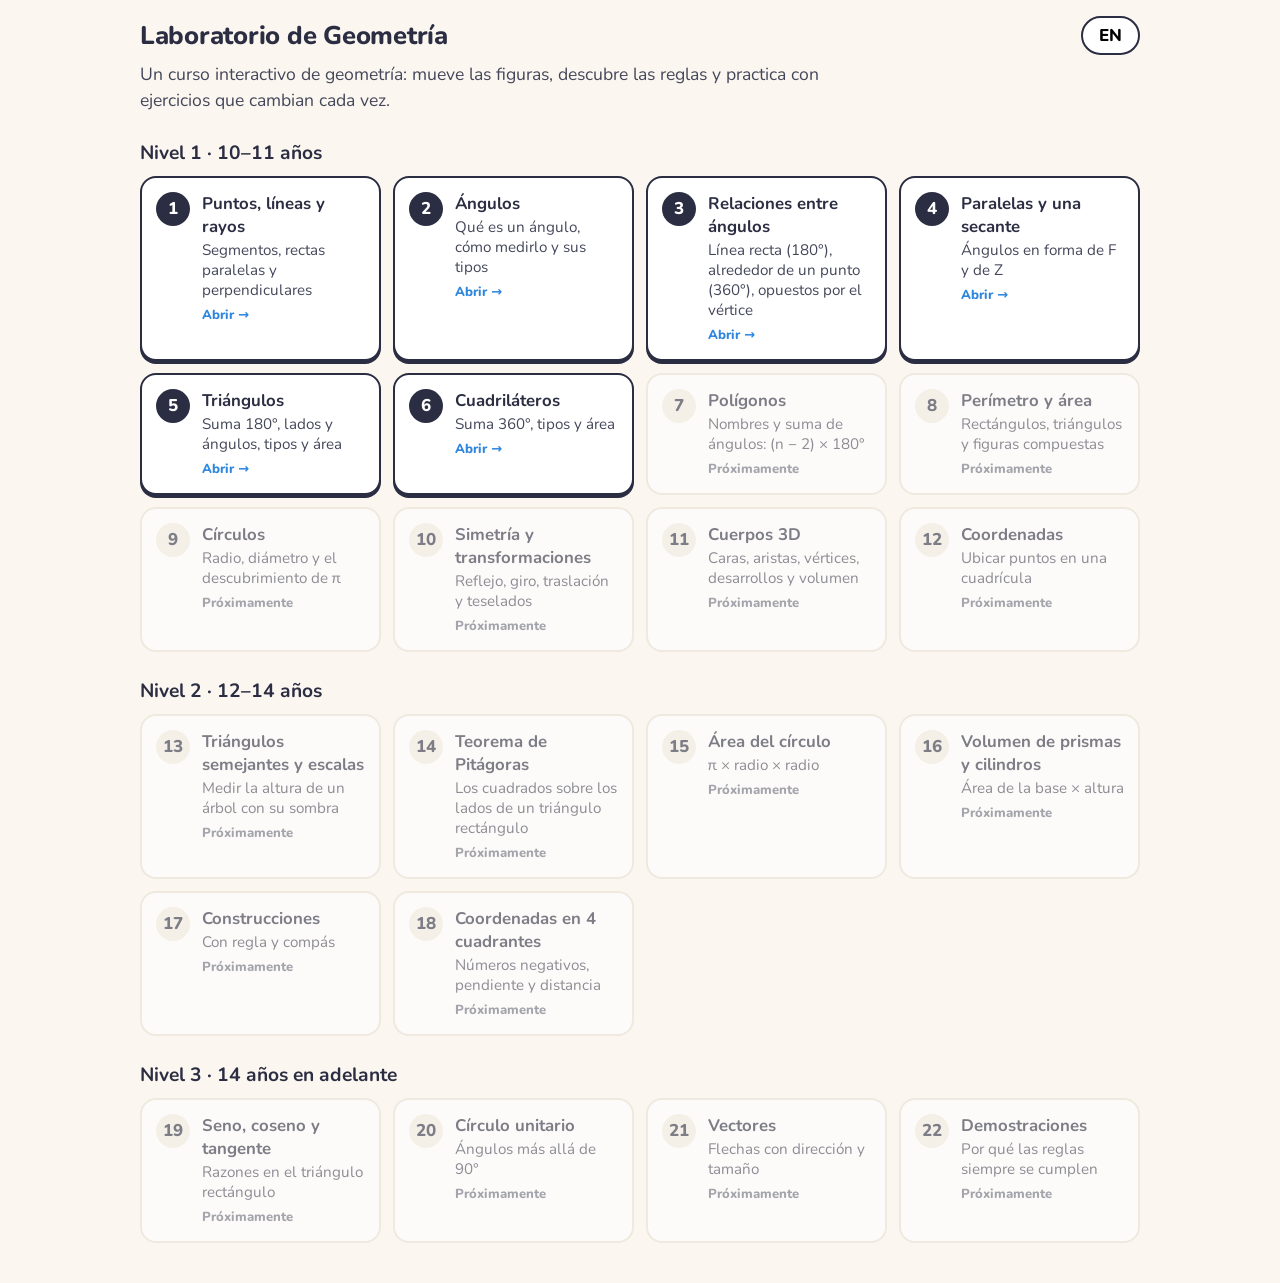
<file: index.html>
<!DOCTYPE html>
<html lang="es">
<head>
<meta charset="utf-8">
<meta name="viewport" content="width=device-width, initial-scale=1">
<title data-i18n="title">Laboratorio de Geometría</title>
<link href="https://fonts.googleapis.com/css2?family=Nunito:wght@400;700;800&display=swap" rel="stylesheet">
<link rel="stylesheet" href="css/style.css">
</head>
<body>
<div class="wrap">
<header class="topbar">
  <h1 data-i18n="title"></h1>
  <button class="lang" id="langBtn"></button>
</header>
<p class="hero" data-i18n="home_intro"></p>
<div id="course"></div>
<footer></footer>
</div>
<script src="js/core.js"></script>
<script>
/* =====================================================================
   HOME PAGE: the course map.
   To publish a new topic: give its entry an `href` (the page in topics/).
   To add a topic to the plan: add an entry + its words below.
   ===================================================================== */
const COURSE=[
 {level:'lvl1',items:[
  {k:'c1',href:'topics/lines.html'},
  {k:'c2',href:'topics/angles.html'},
  {k:'c3',href:'topics/relations.html'},
  {k:'c4',href:'topics/parallels.html'},
  {k:'c5',href:'topics/triangles.html'},
  {k:'c6',href:'topics/quads.html'},
  {k:'c7'},{k:'c8'},{k:'c9'},{k:'c10'},{k:'c11'},{k:'c12'}]},
 {level:'lvl2',items:[{k:'d1'},{k:'d2'},{k:'d3'},{k:'d4'},{k:'d5'},{k:'d6'}]},
 {level:'lvl3',items:[{k:'e1'},{k:'e2'},{k:'e3'},{k:'e4'}]}
];

addStrings({
es:{
 home_intro:"Un curso interactivo de geometría: mueve las figuras, descubre las reglas y practica con ejercicios que cambian cada vez.",
 lvl1:"Nivel 1 · 10–11 años",lvl2:"Nivel 2 · 12–14 años",lvl3:"Nivel 3 · 14 años en adelante",
 open:"Abrir →",soon:"Próximamente",
 c1:"Puntos, líneas y rayos",c1_d:"Segmentos, rectas paralelas y perpendiculares",
 c2:"Ángulos",c2_d:"Qué es un ángulo, cómo medirlo y sus tipos",
 c3:"Relaciones entre ángulos",c3_d:"Línea recta (180°), alrededor de un punto (360°), opuestos por el vértice",
 c4:"Paralelas y una secante",c4_d:"Ángulos en forma de F y de Z",
 c5:"Triángulos",c5_d:"Suma 180°, lados y ángulos, tipos y área",
 c6:"Cuadriláteros",c6_d:"Suma 360°, tipos y área",
 c7:"Polígonos",c7_d:"Nombres y suma de ángulos: (n − 2) × 180°",
 c8:"Perímetro y área",c8_d:"Rectángulos, triángulos y figuras compuestas",
 c9:"Círculos",c9_d:"Radio, diámetro y el descubrimiento de π",
 c10:"Simetría y transformaciones",c10_d:"Reflejo, giro, traslación y teselados",
 c11:"Cuerpos 3D",c11_d:"Caras, aristas, vértices, desarrollos y volumen",
 c12:"Coordenadas",c12_d:"Ubicar puntos en una cuadrícula",
 d1:"Triángulos semejantes y escalas",d1_d:"Medir la altura de un árbol con su sombra",
 d2:"Teorema de Pitágoras",d2_d:"Los cuadrados sobre los lados de un triángulo rectángulo",
 d3:"Área del círculo",d3_d:"π × radio × radio",
 d4:"Volumen de prismas y cilindros",d4_d:"Área de la base × altura",
 d5:"Construcciones",d5_d:"Con regla y compás",
 d6:"Coordenadas en 4 cuadrantes",d6_d:"Números negativos, pendiente y distancia",
 e1:"Seno, coseno y tangente",e1_d:"Razones en el triángulo rectángulo",
 e2:"Círculo unitario",e2_d:"Ángulos más allá de 90°",
 e3:"Vectores",e3_d:"Flechas con dirección y tamaño",
 e4:"Demostraciones",e4_d:"Por qué las reglas siempre se cumplen"
},
en:{
 home_intro:"An interactive geometry course: move the shapes, discover the rules, and practice with exercises that change every time.",
 lvl1:"Level 1 · ages 10–11",lvl2:"Level 2 · ages 12–14",lvl3:"Level 3 · ages 14 and up",
 open:"Open →",soon:"Coming soon",
 c1:"Points, lines and rays",c1_d:"Segments, parallel and perpendicular lines",
 c2:"Angles",c2_d:"What an angle is, how to measure it, and its types",
 c3:"Angle relationships",c3_d:"Straight line (180°), around a point (360°), vertically opposite",
 c4:"Parallel lines and a transversal",c4_d:"F-shaped and Z-shaped angles",
 c5:"Triangles",c5_d:"180° rule, sides and angles, types and area",
 c6:"Quadrilaterals",c6_d:"360° rule, types and area",
 c7:"Polygons",c7_d:"Names and angle sums: (n − 2) × 180°",
 c8:"Perimeter and area",c8_d:"Rectangles, triangles and combined shapes",
 c9:"Circles",c9_d:"Radius, diameter and discovering π",
 c10:"Symmetry and transformations",c10_d:"Reflection, rotation, translation and tessellations",
 c11:"3D shapes",c11_d:"Faces, edges, vertices, nets and volume",
 c12:"Coordinates",c12_d:"Placing points on a grid",
 d1:"Similar triangles and scale",d1_d:"Measuring a tree's height with its shadow",
 d2:"Pythagoras' theorem",d2_d:"Squares on the sides of a right triangle",
 d3:"Area of a circle",d3_d:"π × radius × radius",
 d4:"Volume of prisms and cylinders",d4_d:"Base area × height",
 d5:"Constructions",d5_d:"With ruler and compass",
 d6:"Coordinates in 4 quadrants",d6_d:"Negative numbers, slope and distance",
 e1:"Sine, cosine and tangent",e1_d:"Ratios in a right triangle",
 e2:"Unit circle",e2_d:"Angles beyond 90°",
 e3:"Vectors",e3_d:"Arrows with direction and size",
 e4:"Proofs",e4_d:"Why the rules always hold"
}});

function renderCourse(){const box=$('#course');box.replaceChildren();let n=0;
 COURSE.forEach(L=>{
  const h=document.createElement('h2');h.className='level';h.textContent=t(L.level);box.appendChild(h);
  const cards=document.createElement('div');cards.className='cards';box.appendChild(cards);
  L.items.forEach(it=>{n++;
   const c=document.createElement(it.href?'a':'div');c.className='tcard '+(it.href?'ready':'soon');if(it.href)c.href=it.href;
   c.innerHTML=`<span class="n">${n}</span><span><b>${t(it.k)}</b><span class="d">${t(it.k+'_d')}</span><span class="tag">${t(it.href?'open':'soon')}</span></span>`;
   cards.appendChild(c)})})}

startPage({onLang:renderCourse});
</script>
</body>
</html>
</file>
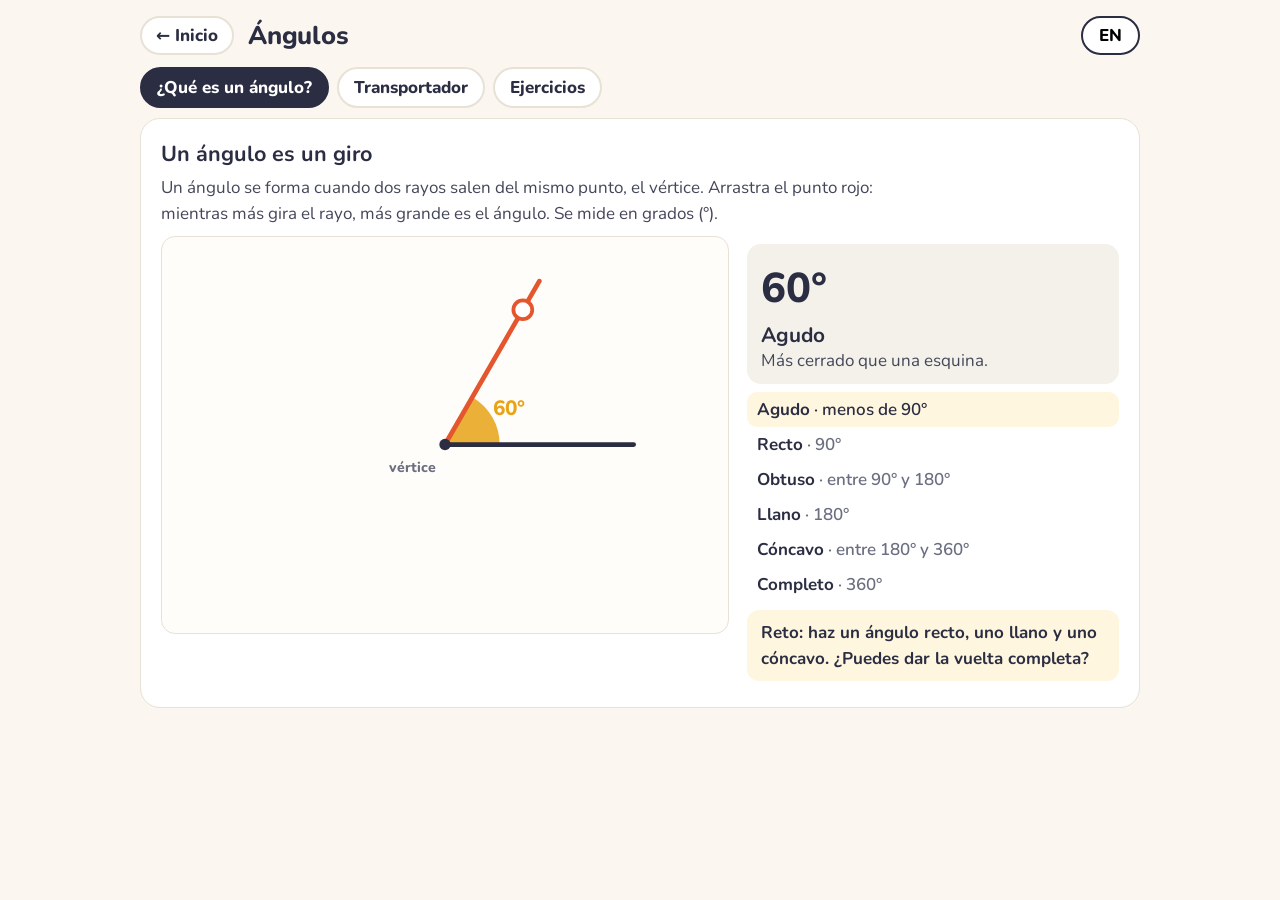
<file: topics/angles.html>
<!DOCTYPE html>
<html lang="es">
<head>
<meta charset="utf-8">
<meta name="viewport" content="width=device-width, initial-scale=1">
<title data-i18n="topic_angles">Ángulos</title>
<link href="https://fonts.googleapis.com/css2?family=Nunito:wght@400;700;800&display=swap" rel="stylesheet">
<link rel="stylesheet" href="../css/style.css">
</head>
<body>
<div class="wrap">
<header class="topbar">
  <a class="homelink" href="../index.html" data-i18n="home"></a>
  <h1 data-i18n="topic_angles"></h1>
  <button class="lang" id="langBtn"></button>
</header>

<nav class="subtabs">
  <button data-tab="a-what" class="on" data-i18n="atab1"></button>
  <button data-tab="a-prot" data-i18n="atab2"></button>
  <button data-tab="a-ex" data-i18n="ex_title"></button>
</nav>

<section id="a-what" class="on">
  <div class="card">
    <h2 data-i18n="a1_title"></h2>
    <p class="intro" data-i18n="a1_intro"></p>
    <div class="row">
      <div class="fig"><svg id="asv1" class="board drag" viewBox="0 0 600 420"></svg></div>
      <div class="side">
        <div class="badge" id="aBadge"></div>
        <ul class="scale" id="aScale"></ul>
        <p class="tip" data-i18n="a1_try"></p>
      </div>
    </div>
  </div>
</section>

<section id="a-prot">
  <div class="card">
    <h2 data-i18n="a2_title"></h2>
    <p class="intro" data-i18n="a2_intro"></p>
    <div class="row">
      <div class="fig"><svg id="asv2" class="board drag" viewBox="0 0 600 340"></svg></div>
      <div class="side">
        <div class="big" id="pVal"></div>
        <div>
          <button class="btn" id="pShowBtn"></button>
          <button class="btn" id="pRnd" data-i18n="a_random"></button>
        </div>
        <p class="tip" data-i18n="a2_tip"></p>
      </div>
    </div>
  </div>
</section>

<section id="a-ex"><div class="card" id="exAngles"></div></section>
<footer></footer>
</div>
<script src="../js/core.js"></script>
<script src="angles.js"></script>
</body>
</html>
</file>
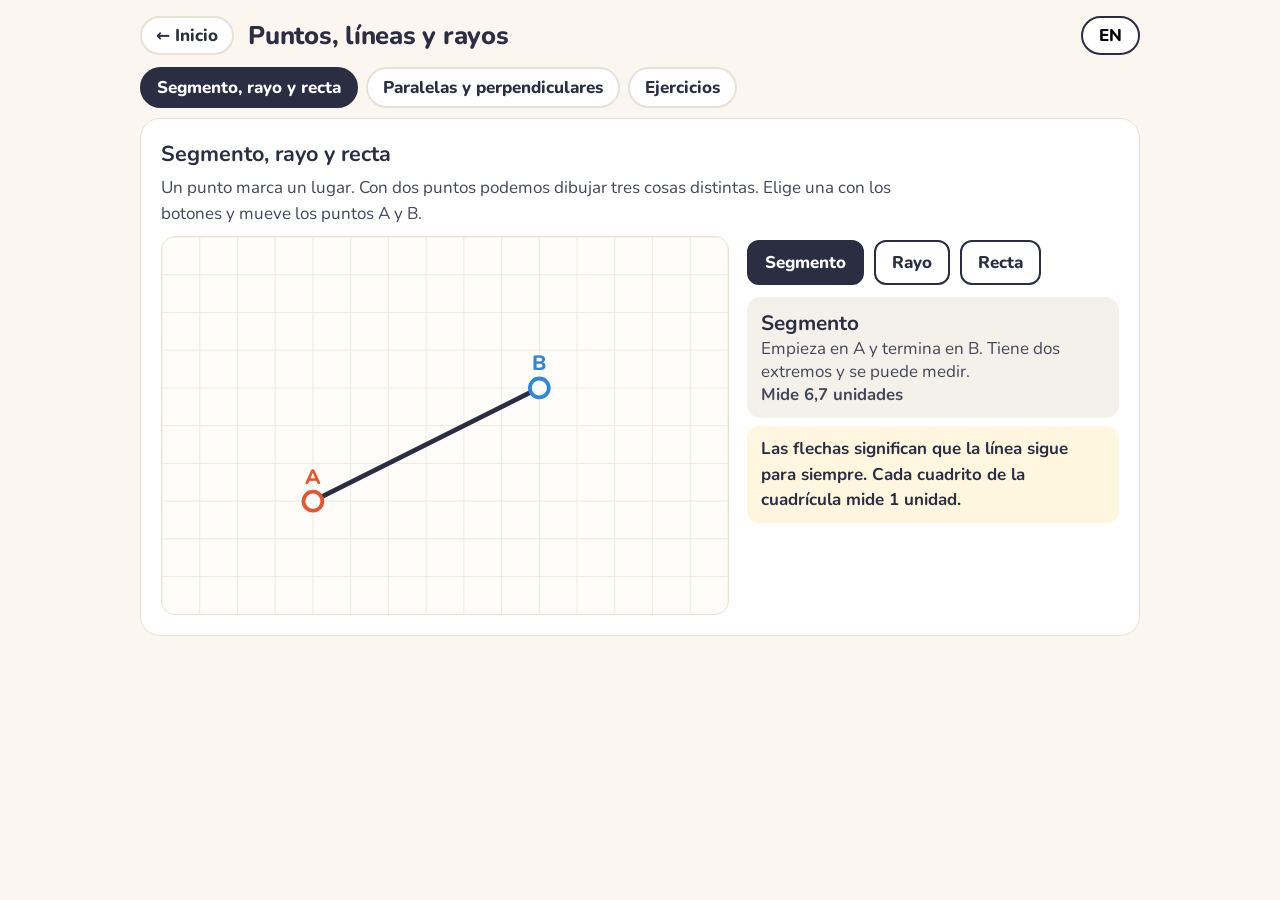
<file: topics/lines.html>
<!DOCTYPE html>
<html lang="es">
<head>
<meta charset="utf-8">
<meta name="viewport" content="width=device-width, initial-scale=1">
<title data-i18n="topic_lines">Puntos, líneas y rayos</title>
<link href="https://fonts.googleapis.com/css2?family=Nunito:wght@400;700;800&display=swap" rel="stylesheet">
<link rel="stylesheet" href="../css/style.css">
</head>
<body>
<div class="wrap">
<header class="topbar">
  <a class="homelink" href="../index.html" data-i18n="home"></a>
  <h1 data-i18n="topic_lines"></h1>
  <button class="lang" id="langBtn"></button>
</header>

<nav class="subtabs">
  <button data-tab="l-basic" class="on" data-i18n="ltab1"></button>
  <button data-tab="l-pair" data-i18n="ltab2"></button>
  <button data-tab="l-ex" data-i18n="ex_title"></button>
</nav>

<section id="l-basic" class="on">
  <div class="card">
    <h2 data-i18n="l1_title"></h2>
    <p class="intro" data-i18n="l1_intro"></p>
    <div class="row">
      <div class="fig"><svg id="lsv1" class="board drag" viewBox="0 0 600 400"></svg></div>
      <div class="side">
        <div>
          <button class="btn on" data-lmode="seg" data-i18n="l_seg"></button>
          <button class="btn" data-lmode="ray" data-i18n="l_ray"></button>
          <button class="btn" data-lmode="line" data-i18n="l_line"></button>
        </div>
        <div class="badge" id="lBadge"></div>
        <p class="tip" data-i18n="l_note"></p>
      </div>
    </div>
  </div>
</section>

<section id="l-pair">
  <div class="card">
    <h2 data-i18n="l2_title"></h2>
    <p class="intro" data-i18n="l2_intro"></p>
    <div class="row">
      <div class="fig"><svg id="lsv2" class="board drag" viewBox="0 0 600 420"></svg></div>
      <div class="side">
        <div class="badge" id="lBadge2"></div>
        <div>
          <button class="btn" data-lpreset="par" data-i18n="l_par"></button>
          <button class="btn" data-lpreset="perp" data-i18n="l_perp"></button>
          <button class="btn" data-lpreset="cross" data-i18n="l_cross"></button>
        </div>
      </div>
    </div>
  </div>
</section>

<section id="l-ex"><div class="card" id="exLines"></div></section>
<footer></footer>
</div>
<script src="../js/core.js"></script>
<script src="lines.js"></script>
</body>
</html>
</file>
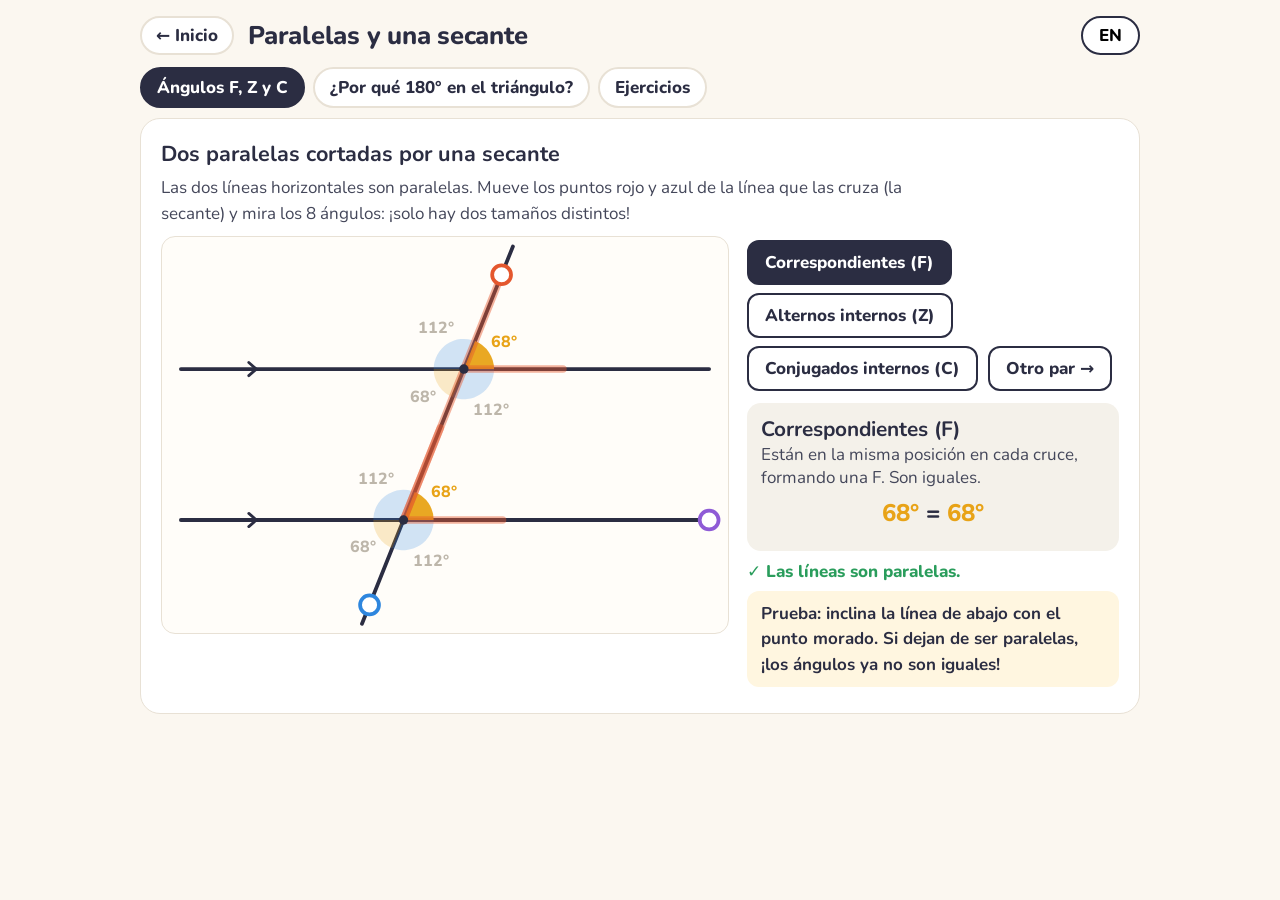
<file: topics/parallels.html>
<!DOCTYPE html>
<html lang="es">
<head>
<meta charset="utf-8">
<meta name="viewport" content="width=device-width, initial-scale=1">
<title data-i18n="topic_par">Paralelas y una secante</title>
<link href="https://fonts.googleapis.com/css2?family=Nunito:wght@400;700;800&display=swap" rel="stylesheet">
<link rel="stylesheet" href="../css/style.css">
</head>
<body>
<div class="wrap">
<header class="topbar">
  <a class="homelink" href="../index.html" data-i18n="home"></a>
  <h1 data-i18n="topic_par"></h1>
  <button class="lang" id="langBtn"></button>
</header>

<nav class="subtabs">
  <button data-tab="p-fzc" class="on" data-i18n="ptab1"></button>
  <button data-tab="p-tri" data-i18n="ptab2"></button>
  <button data-tab="p-ex" data-i18n="ex_title"></button>
</nav>

<section id="p-fzc" class="on">
  <div class="card">
    <h2 data-i18n="p1_title"></h2>
    <p class="intro" data-i18n="p1_intro"></p>
    <div class="row">
      <div class="fig"><svg id="psv1" class="board drag" viewBox="0 0 600 420"></svg></div>
      <div class="side">
        <div>
          <button class="btn on" data-pmode="p_corr" data-i18n="p_corr"></button>
          <button class="btn" data-pmode="p_alt" data-i18n="p_alt"></button>
          <button class="btn" data-pmode="p_coint" data-i18n="p_coint"></button>
          <button class="btn" id="pOther" data-i18n="p_other"></button>
        </div>
        <div class="badge" id="pBadge"></div>
        <p id="pStatus"></p>
        <p class="tip" data-i18n="p_tilt"></p>
      </div>
    </div>
  </div>
</section>

<section id="p-tri">
  <div class="card">
    <h2 data-i18n="p2_title"></h2>
    <p class="intro" data-i18n="p2_intro"></p>
    <div class="row">
      <div class="fig"><svg id="psv2" class="board drag" viewBox="0 0 600 420"></svg></div>
      <div class="side">
        <div class="eq" id="peq2"></div>
        <p class="tip" data-i18n="p2_tip"></p>
      </div>
    </div>
  </div>
</section>

<section id="p-ex"><div class="card" id="exPar"></div></section>
<footer></footer>
</div>
<script src="../js/core.js"></script>
<script src="parallels.js"></script>
</body>
</html>
</file>
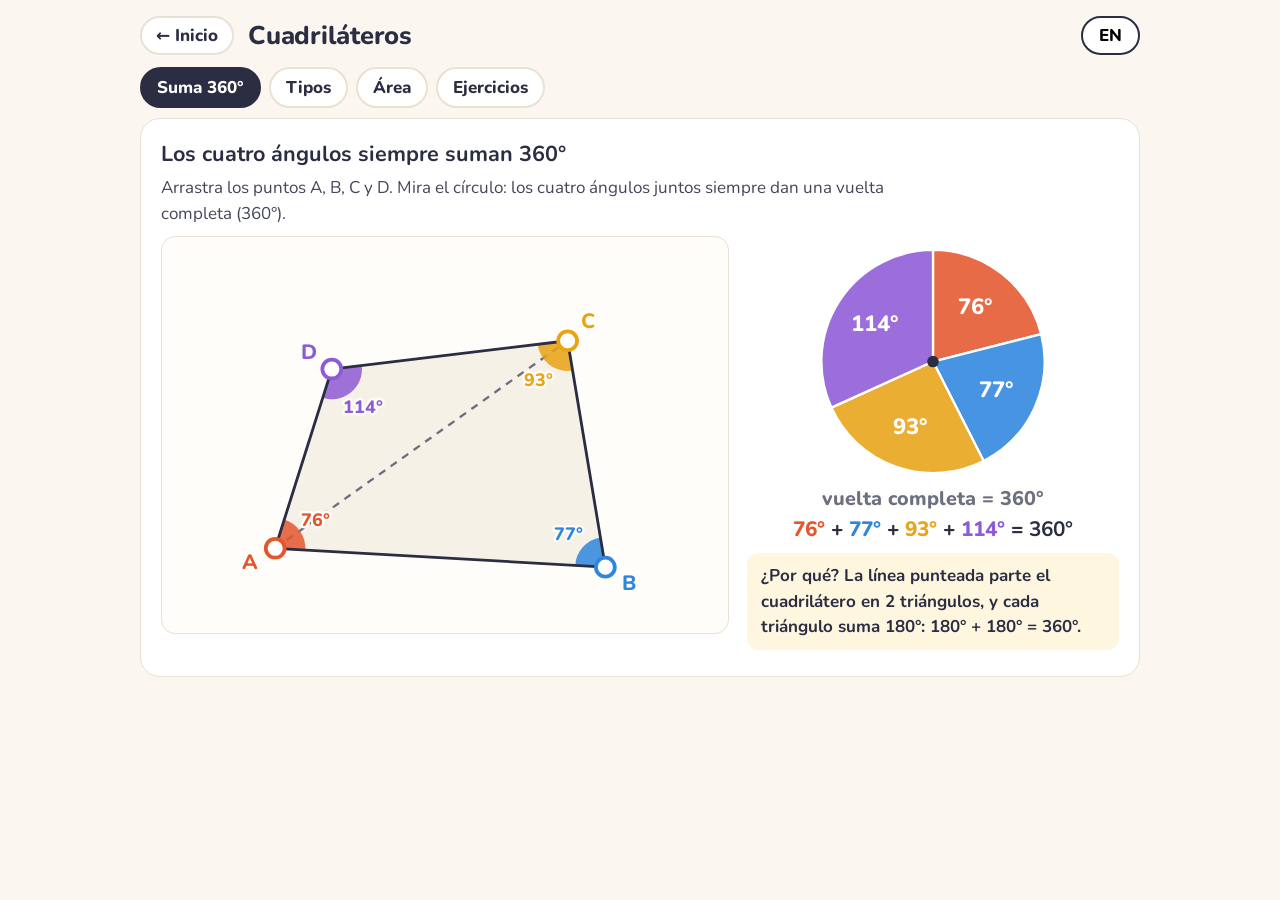
<file: topics/quads.html>
<!DOCTYPE html>
<html lang="es">
<head>
<meta charset="utf-8">
<meta name="viewport" content="width=device-width, initial-scale=1">
<title data-i18n="topic_quad">Cuadriláteros</title>
<link href="https://fonts.googleapis.com/css2?family=Nunito:wght@400;700;800&display=swap" rel="stylesheet">
<link rel="stylesheet" href="../css/style.css">
</head>
<body>
<div class="wrap">
<header class="topbar">
  <a class="homelink" href="../index.html" data-i18n="home"></a>
  <h1 data-i18n="topic_quad"></h1>
  <button class="lang" id="langBtn"></button>
</header>

<nav class="subtabs">
  <button data-tab="q-sum" class="on" data-i18n="qtab1"></button>
  <button data-tab="q-types" data-i18n="qtab2"></button>
  <button data-tab="q-area" data-i18n="qtab3"></button>
  <button data-tab="q-ex" data-i18n="ex_title"></button>
</nav>

<section id="q-sum" class="on">
  <div class="card">
    <h2 data-i18n="q1_title"></h2>
    <p class="intro" data-i18n="q1_intro"></p>
    <div class="row">
      <div class="fig"><svg id="qsv1" class="board drag" viewBox="0 0 600 420"></svg></div>
      <div class="side">
        <svg id="circ" viewBox="0 0 320 235"></svg>
        <div class="eq" id="qeq1" style="font-size:1.3rem"></div>
        <p class="tip" data-i18n="q1_diag"></p>
      </div>
    </div>
  </div>
</section>

<section id="q-types">
  <div class="card">
    <h2 data-i18n="q2_title"></h2>
    <p class="intro" data-i18n="q2_intro"></p>
    <div class="row">
      <div class="fig"><svg id="qsv2" class="board drag" viewBox="0 0 600 420"></svg></div>
      <div class="side">
        <div class="badge" id="qBadge"></div>
        <ul class="props" id="qProps"></ul>
        <div>
          <button class="btn" data-qpreset="square" data-i18n="q_square"></button>
          <button class="btn" data-qpreset="rect" data-i18n="q_rect"></button>
          <button class="btn" data-qpreset="rhombus" data-i18n="q_rhombus"></button>
          <button class="btn" data-qpreset="para" data-i18n="q_para"></button>
          <button class="btn" data-qpreset="trap" data-i18n="q_trap"></button>
          <button class="btn" data-qpreset="kite" data-i18n="q_kite"></button>
        </div>
      </div>
    </div>
  </div>
</section>

<section id="q-area">
  <div class="card">
    <h2 data-i18n="q3_title"></h2>
    <p class="intro" data-i18n="q3_intro"></p>
    <div class="row">
      <div class="fig"><svg id="qsv3" class="board drag" viewBox="0 0 600 400"></svg></div>
      <div class="side">
        <div class="eq" id="qeq3" style="font-size:1.3rem"></div>
        <p class="tip" data-i18n="q3_tip"></p>
      </div>
    </div>
  </div>
</section>

<section id="q-ex"><div class="card" id="exQuad"></div></section>
<footer></footer>
</div>
<script src="../js/core.js"></script>
<script src="quads.js"></script>
</body>
</html>
</file>
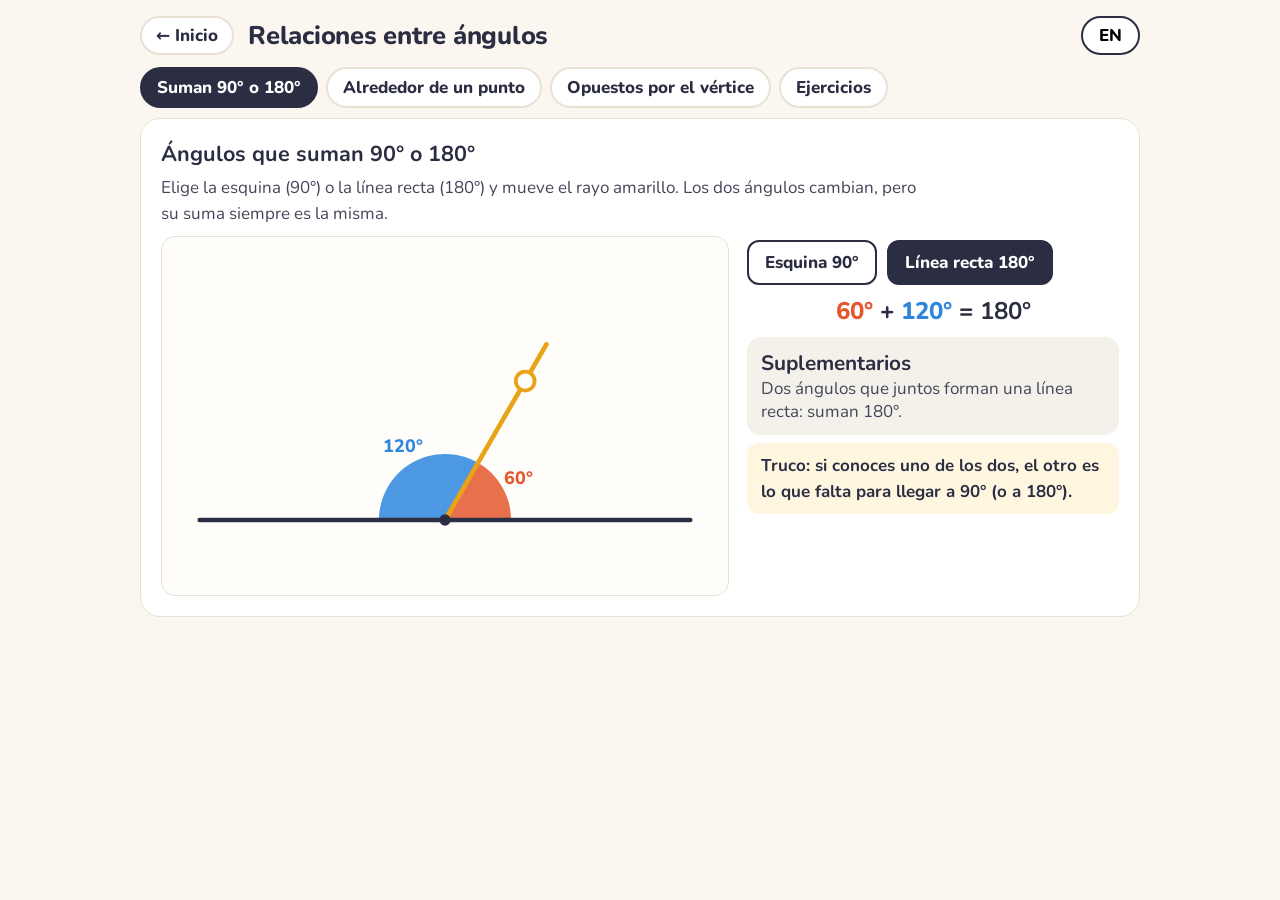
<file: topics/relations.html>
<!DOCTYPE html>
<html lang="es">
<head>
<meta charset="utf-8">
<meta name="viewport" content="width=device-width, initial-scale=1">
<title data-i18n="topic_rel">Relaciones entre ángulos</title>
<link href="https://fonts.googleapis.com/css2?family=Nunito:wght@400;700;800&display=swap" rel="stylesheet">
<link rel="stylesheet" href="../css/style.css">
</head>
<body>
<div class="wrap">
<header class="topbar">
  <a class="homelink" href="../index.html" data-i18n="home"></a>
  <h1 data-i18n="topic_rel"></h1>
  <button class="lang" id="langBtn"></button>
</header>

<nav class="subtabs">
  <button data-tab="r-comp" class="on" data-i18n="rtab1"></button>
  <button data-tab="r-point" data-i18n="rtab2"></button>
  <button data-tab="r-vert" data-i18n="rtab3"></button>
  <button data-tab="r-ex" data-i18n="ex_title"></button>
</nav>

<section id="r-comp" class="on">
  <div class="card">
    <h2 data-i18n="r1_title"></h2>
    <p class="intro" data-i18n="r1_intro"></p>
    <div class="row">
      <div class="fig"><svg id="rsv1" class="board drag" viewBox="0 0 600 380"></svg></div>
      <div class="side">
        <div>
          <button class="btn" data-rmode="90" data-i18n="r_m90"></button>
          <button class="btn on" data-rmode="180" data-i18n="r_m180"></button>
        </div>
        <div class="eq" id="req1"></div>
        <div class="badge" id="rName"></div>
        <p class="tip" data-i18n="r1_tip"></p>
      </div>
    </div>
  </div>
</section>

<section id="r-point">
  <div class="card">
    <h2 data-i18n="r2_title"></h2>
    <p class="intro" data-i18n="r2_intro"></p>
    <div class="row">
      <div class="fig"><svg id="rsv2" class="board drag" viewBox="0 0 600 420"></svg></div>
      <div class="side">
        <div class="eq" id="req2" style="font-size:1.3rem"></div>
        <p class="tip" data-i18n="r2_tip"></p>
      </div>
    </div>
  </div>
</section>

<section id="r-vert">
  <div class="card">
    <h2 data-i18n="r3_title"></h2>
    <p class="intro" data-i18n="r3_intro"></p>
    <div class="row">
      <div class="fig"><svg id="rsv3" class="board drag" viewBox="0 0 600 420"></svg></div>
      <div class="side">
        <div class="info" id="req3"></div>
      </div>
    </div>
  </div>
</section>

<section id="r-ex"><div class="card" id="exRel"></div></section>
<footer></footer>
</div>
<script src="../js/core.js"></script>
<script src="relations.js"></script>
</body>
</html>
</file>
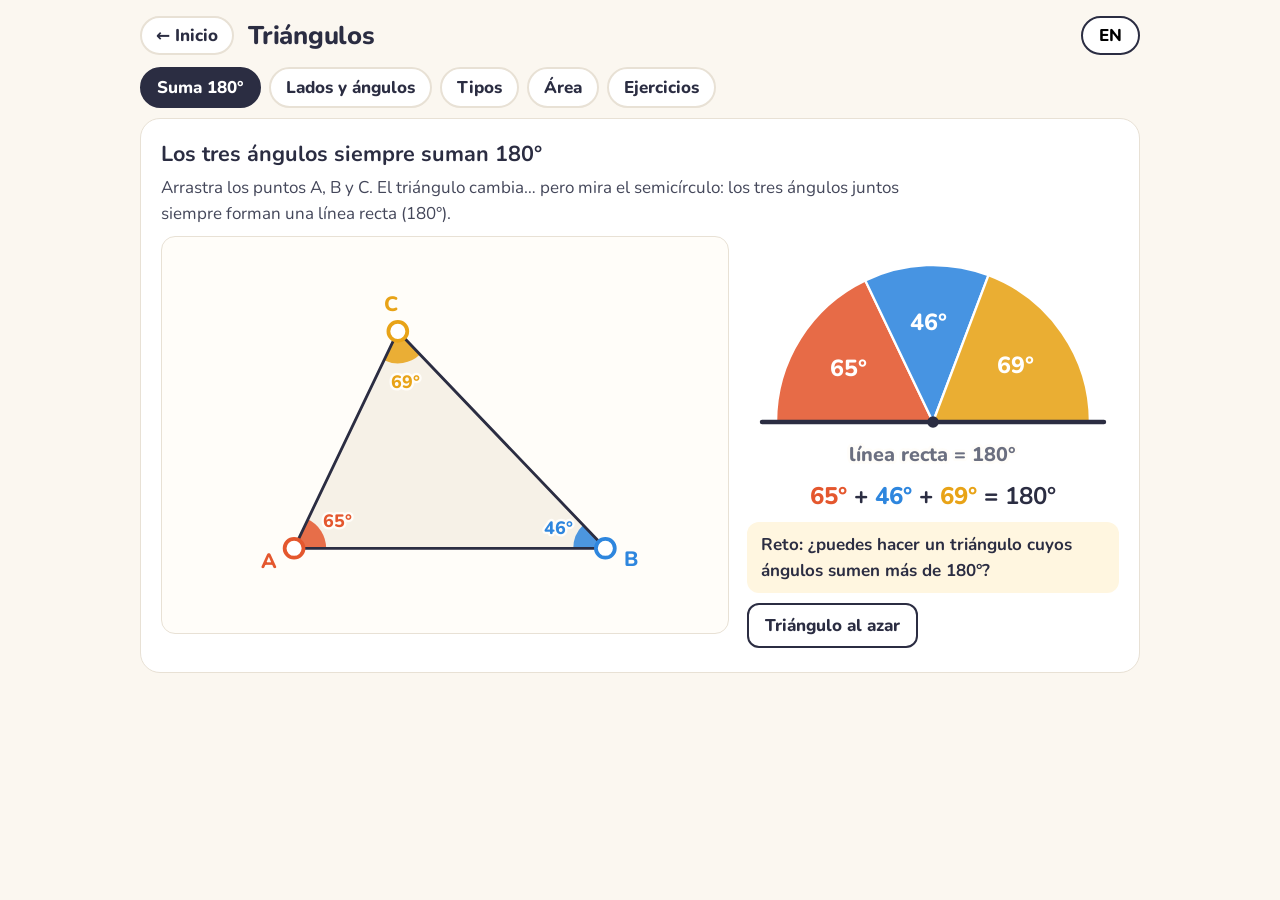
<file: topics/triangles.html>
<!DOCTYPE html>
<html lang="es">
<head>
<meta charset="utf-8">
<meta name="viewport" content="width=device-width, initial-scale=1">
<title data-i18n="topic_tri">Triángulos</title>
<link href="https://fonts.googleapis.com/css2?family=Nunito:wght@400;700;800&display=swap" rel="stylesheet">
<link rel="stylesheet" href="../css/style.css">
</head>
<body>
<div class="wrap">
<header class="topbar">
  <a class="homelink" href="../index.html" data-i18n="home"></a>
  <h1 data-i18n="topic_tri"></h1>
  <button class="lang" id="langBtn"></button>
</header>

<nav class="subtabs">
  <button data-tab="t-sum" class="on" data-i18n="tab1"></button>
  <button data-tab="t-sides" data-i18n="tab2"></button>
  <button data-tab="t-types" data-i18n="tab3"></button>
  <button data-tab="t-area" data-i18n="tab4"></button>
  <button data-tab="t-ex" data-i18n="ex_title"></button>
</nav>

<section id="t-sum" class="on">
  <div class="card">
    <h2 data-i18n="p1_title"></h2>
    <p class="intro" data-i18n="p1_intro"></p>
    <div class="row">
      <div class="fig"><svg id="sv1" class="board drag" viewBox="0 0 600 420"></svg></div>
      <div class="side">
        <svg id="semi" viewBox="0 0 320 205"></svg>
        <div class="eq" id="eq1"></div>
        <p class="tip" data-i18n="p1_try"></p>
        <button class="btn" id="rnd1" data-i18n="btn_random"></button>
      </div>
    </div>
  </div>
</section>

<section id="t-sides">
  <div class="card">
    <h2 data-i18n="p2_title"></h2>
    <p class="intro" data-i18n="p2_intro"></p>
    <div class="row">
      <div class="fig"><svg id="sv2" class="board drag" viewBox="0 0 600 420"></svg></div>
      <div class="side">
        <div class="info" id="info2"></div>
        <button class="btn" id="rnd2" data-i18n="btn_random"></button>
      </div>
    </div>
  </div>
  <div class="card">
    <h2 data-i18n="sticks_title"></h2>
    <p class="intro" data-i18n="sticks_intro"></p>
    <div class="row">
      <div class="fig"><svg id="svSticks" class="board" viewBox="0 0 600 300"></svg></div>
      <div class="side">
        <div class="sliders" id="sliders"></div>
        <div class="status" id="stStatus"></div>
      </div>
    </div>
  </div>
</section>

<section id="t-types">
  <div class="card">
    <h2 data-i18n="p3_title"></h2>
    <p class="intro" data-i18n="p3_intro"></p>
    <div class="row">
      <div class="fig"><svg id="sv3" class="board drag" viewBox="0 0 600 420"></svg></div>
      <div class="side">
        <div class="badge" id="bAng"></div>
        <div class="badge" id="bSide"></div>
        <div>
          <button class="btn" data-preset="equi" data-i18n="equi"></button>
          <button class="btn" data-preset="iso" data-i18n="iso"></button>
          <button class="btn" data-preset="scal" data-i18n="scal"></button>
          <button class="btn" data-preset="right" data-i18n="right"></button>
          <button class="btn" data-preset="obtuse" data-i18n="obtuse"></button>
          <button class="btn" data-preset="acute" data-i18n="acute"></button>
        </div>
      </div>
    </div>
  </div>
</section>

<section id="t-area">
  <div class="card">
    <h2 data-i18n="p4_title"></h2>
    <p class="intro" data-i18n="p4_intro"></p>
    <div class="row">
      <div class="fig"><svg id="sv4" class="board drag" viewBox="0 0 600 400"></svg></div>
      <div class="side">
        <div class="eq" id="eq4" style="font-size:1.3rem"></div>
        <p class="tip" data-i18n="p4_tip"></p>
      </div>
    </div>
  </div>
</section>

<section id="t-ex"><div class="card" id="exTri"></div></section>
<footer></footer>
</div>
<script src="../js/core.js"></script>
<script src="triangles.js"></script>
</body>
</html>
</file>
<file: css/style.css>
/* Geometry Lab — shared styles */
:root{--bg:#fbf7f0;--ink:#2b2d42;--muted:#6b6f80;--card:#fff;--line:#e8e1d5;--A:#e4572e;--B:#2e86de;--C:#e8a317;--D:#8e5bd6;--ok:#2a9d5c;--bad:#d64045}
*{box-sizing:border-box}
[hidden]{display:none!important}
body{margin:0;font-family:Nunito,system-ui,sans-serif;background:var(--bg);color:var(--ink);font-size:17px}
.wrap{max-width:1040px;margin:0 auto;padding:0 20px}
.sub{color:var(--muted);margin:2px 0 0}
.lang{border:2px solid var(--ink);background:#fff;border-radius:999px;padding:6px 16px;font:inherit;font-weight:800;cursor:pointer}
/* sub-tabs */
.subtabs{display:flex;gap:8px;flex-wrap:wrap;padding:12px 0 10px}
.subtabs button{border:2px solid var(--line);background:#fff;border-radius:999px;padding:7px 15px;font:inherit;font-weight:800;color:var(--ink);cursor:pointer}
.subtabs button.on{background:var(--ink);border-color:var(--ink);color:#fff}
section{display:none}
section.on{display:block}
.card{background:var(--card);border:1px solid var(--line);border-radius:20px;padding:20px;margin-bottom:18px}
h2{margin:0 0 4px;font-size:1.35rem}
p{line-height:1.5;margin:6px 0}
.intro{color:#44475a;max-width:760px}
.row{display:flex;gap:18px;flex-wrap:wrap;align-items:flex-start;margin-top:10px}
.fig{flex:3 1 400px;min-width:0}
.side{flex:2 1 260px;min-width:0}
svg{width:100%;height:auto;display:block;user-select:none;-webkit-user-select:none}
svg.drag{touch-action:none}
.board{background:#fffdf9;border:1px solid var(--line);border-radius:14px}
.handle{cursor:grab}
.handle:active{cursor:grabbing}
.eq{font-size:1.5rem;font-weight:800;text-align:center;margin:6px 0 10px}
.tip{background:#fff6e0;border-radius:12px;padding:10px 14px;font-weight:700}
.btn{display:inline-flex;align-items:center;justify-content:center;gap:6px;border:2px solid var(--ink);background:#fff;color:var(--ink);border-radius:12px;padding:9px 16px;font:inherit;font-weight:800;cursor:pointer;margin:4px 6px 4px 0}
.btn.primary{background:var(--ink);color:#fff}
.btn:active{transform:translateY(1px)}
.btn:disabled{opacity:.6;cursor:default}
.info p{font-size:1.05rem}
.badge{border-radius:14px;padding:12px 14px;margin:8px 0;background:#f4f1ea}
.badge .lbl{display:block;color:var(--muted);font-weight:700;font-size:.9rem}
.badge b{font-size:1.3rem}
.badge .d{display:block;color:#44475a}
.props{margin:4px 0 10px;padding-left:20px;font-weight:700}
.sliders{display:grid;gap:10px;margin:10px 0}
.sl{display:flex;align-items:center;gap:12px;font-weight:800}
.sl span{min-width:110px}
.sl input{flex:1;height:28px}
.status{font-size:1.15rem;font-weight:800;padding:10px 14px;border-radius:12px;margin-top:6px}
.status.ok{background:#e3f5ea;color:var(--ok)}
.status.no{background:#fde8e8;color:var(--bad)}
.exhead{display:flex;justify-content:space-between;align-items:center;flex-wrap:wrap;gap:10px}
.score{display:flex;gap:16px;font-weight:700;color:var(--muted)}
.score b{color:var(--ink);font-size:1.2rem}
.chips{display:flex;flex-wrap:wrap;gap:8px;margin:12px 0 4px}
.chips button{border:2px solid var(--line);background:#fff;border-radius:999px;padding:6px 14px;font:inherit;font-weight:700;cursor:pointer;color:var(--ink)}
.chips button.on{border-color:var(--B);background:#e8f2fc}
.prompt{font-size:1.25rem;font-weight:800;margin:14px 0 10px;max-width:820px}
.answer{display:flex;flex-wrap:wrap;align-items:center;gap:8px;margin:14px 0 4px}
.answer input{font:inherit;font-size:1.4rem;font-weight:800;width:120px;padding:8px 12px;border:2px solid var(--ink);border-radius:12px}
.answer .unit{font-size:1.3rem;font-weight:800;margin-right:6px}
.choice{font-size:1.05rem;min-width:110px}
.choice.right{background:var(--ok);border-color:var(--ok);color:#fff;opacity:1}
.choice.wrong{background:var(--bad);border-color:var(--bad);color:#fff;opacity:1}
.fb{min-height:1.6em;font-size:1.15rem;margin:8px 0}
.fb.ok{color:var(--ok)}
.fb.bad{color:var(--bad)}
.fb .ex{display:block;color:var(--ink);font-weight:700;margin-top:4px}
footer{height:40px}

/* page header (every page) */
.topbar{display:flex;align-items:center;gap:14px;padding-top:16px;flex-wrap:wrap}
.topbar h1{flex:1;font-size:1.6rem;margin:0;font-weight:800;letter-spacing:-.01em}
.topbar .homelink{font-weight:800;color:var(--ink);text-decoration:none;border:2px solid var(--line);background:#fff;border-radius:999px;padding:6px 14px}

/* home page: course map */
.hero{margin:6px 0 4px;color:#44475a;max-width:720px;font-size:1.1rem}
.level{margin:26px 0 10px;font-size:1.2rem}
.cards{display:grid;grid-template-columns:repeat(auto-fill,minmax(240px,1fr));gap:12px}
.tcard{display:flex;gap:12px;align-items:flex-start;background:#fff;border:2px solid var(--line);border-radius:16px;padding:14px;text-decoration:none;color:var(--ink)}
.tcard.ready{border-color:var(--ink);box-shadow:0 3px 0 var(--ink)}
.tcard.ready:hover{transform:translateY(-1px)}
.tcard.soon{opacity:.6}
.tcard .n{flex:none;width:34px;height:34px;border-radius:50%;display:grid;place-items:center;font-weight:800;background:#f1ece2}
.tcard.ready .n{background:var(--ink);color:#fff}
.tcard b{display:block;font-size:1.05rem}
.tcard .d{display:block;color:#44475a;font-size:.95rem;margin-top:2px}
.tcard .tag{display:inline-block;margin-top:6px;font-size:.82rem;font-weight:800;color:var(--muted)}
.tcard.ready .tag{color:var(--B)}

/* topic extras (angles, lines…) */
.btn.on{background:var(--ink);color:#fff}
.scale{list-style:none;padding:0;margin:8px 0}
.scale li{padding:6px 10px;border-radius:10px;color:var(--muted);font-weight:600}
.scale li b{color:var(--ink)}
.scale li.on{background:#fff6e0;color:var(--ink)}
.big{font-size:2.6rem;font-weight:800;text-align:center;margin:4px 0}
.warn{color:var(--bad);font-weight:800}
.okline{color:var(--ok);font-weight:800}
</file>
